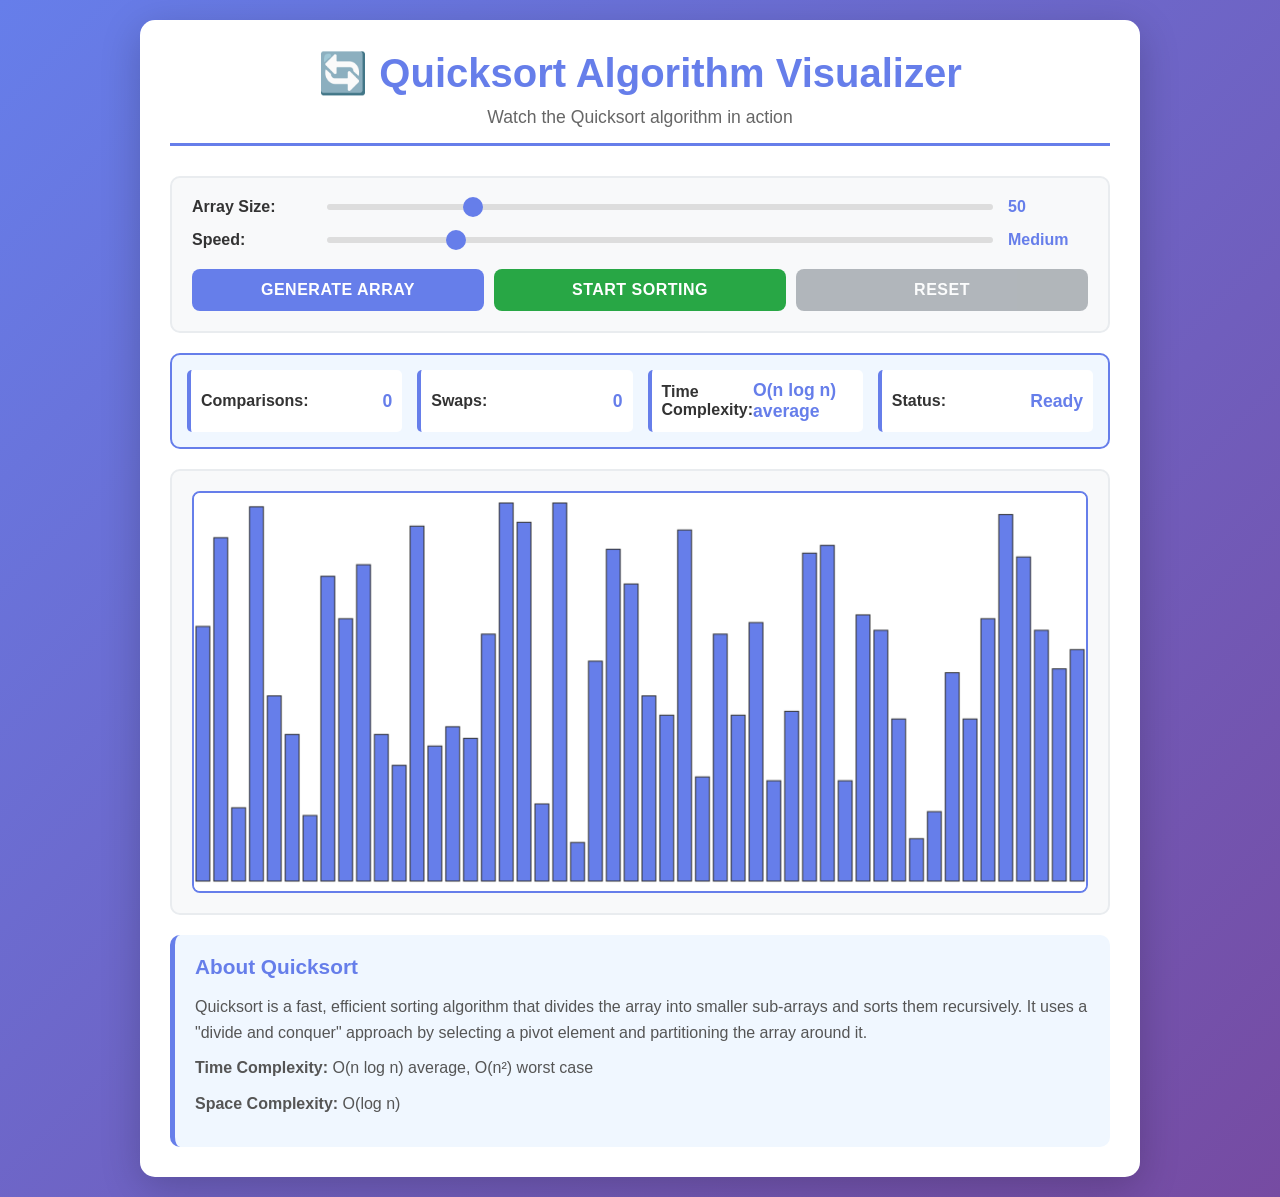
<file: ai-internship-tasks/Quicksort-Visualizer/index.html>
<!DOCTYPE html>
<html lang="en">
<head>
    <!-- Meta tags for character encoding and responsive viewport -->
    <meta charset="UTF-8">
    <meta name="viewport" content="width=device-width, initial-scale=1.0">
    <title>Quicksort Algorithm Visualizer</title>
    <!-- Link to external CSS file -->
    <link rel="stylesheet" href="style.css">
</head>
<body>
    <!-- Main container for the entire application -->
    <div class="container">
        <!-- Header section with title -->
        <header>
            <h1>🔄 Quicksort Algorithm Visualizer</h1>
            <p class="subtitle">Watch the Quicksort algorithm in action</p>
        </header>

        <!-- Control panel section for user interactions -->
        <div class="control-panel">
            <!-- Array size control -->
            <div class="control-group">
                <label for="arraySize">Array Size:</label>
                <input type="range" id="arraySize" min="10" max="200" value="50" class="slider">
                <span id="arraySizeValue">50</span>
            </div>

            <!-- Speed control slider -->
            <div class="control-group">
                <label for="speedControl">Speed:</label>
                <input type="range" id="speedControl" min="10" max="500" value="100" class="slider">
                <span id="speedValue">Medium</span>
            </div>

            <!-- Button group for sorting operations -->
            <div class="button-group">
                <!-- Generate new random array button -->
                <button id="generateBtn" class="btn btn-primary">Generate Array</button>
                <!-- Start sorting button -->
                <button id="startBtn" class="btn btn-success" disabled>Start Sorting</button>
                <!-- Reset to initial state button -->
                <button id="resetBtn" class="btn btn-secondary" disabled>Reset</button>
            </div>
        </div>

        <!-- Information section showing statistics and complexity -->
        <div class="info-section">
            <!-- Display sorting statistics -->
            <div class="stat">
                <span class="stat-label">Comparisons:</span>
                <span id="comparisons" class="stat-value">0</span>
            </div>
            <div class="stat">
                <span class="stat-label">Swaps:</span>
                <span id="swaps" class="stat-value">0</span>
            </div>
            <div class="stat">
                <span class="stat-label">Time Complexity:</span>
                <span id="timeComplexity" class="stat-value">O(n log n) average</span>
            </div>
            <div class="stat">
                <span class="stat-label">Status:</span>
                <span id="status" class="stat-value">Ready</span>
            </div>
        </div>

        <!-- Visualization area where bars are displayed -->
        <div class="visualization">
            <!-- Canvas element is rendered here by JavaScript -->
            <canvas id="canvas"></canvas>
        </div>

        <!-- Information section about the algorithm -->
        <div class="algorithm-info">
            <h3>About Quicksort</h3>
            <p>
                Quicksort is a fast, efficient sorting algorithm that divides the array into smaller sub-arrays
                and sorts them recursively. It uses a "divide and conquer" approach by selecting a pivot element
                and partitioning the array around it.
            </p>
            <p><strong>Time Complexity:</strong> O(n log n) average, O(n²) worst case</p>
            <p><strong>Space Complexity:</strong> O(log n)</p>
        </div>
    </div>

    <!-- Link to external JavaScript file -->
    <script src="script.js"></script>
</body>
</html>
</file>
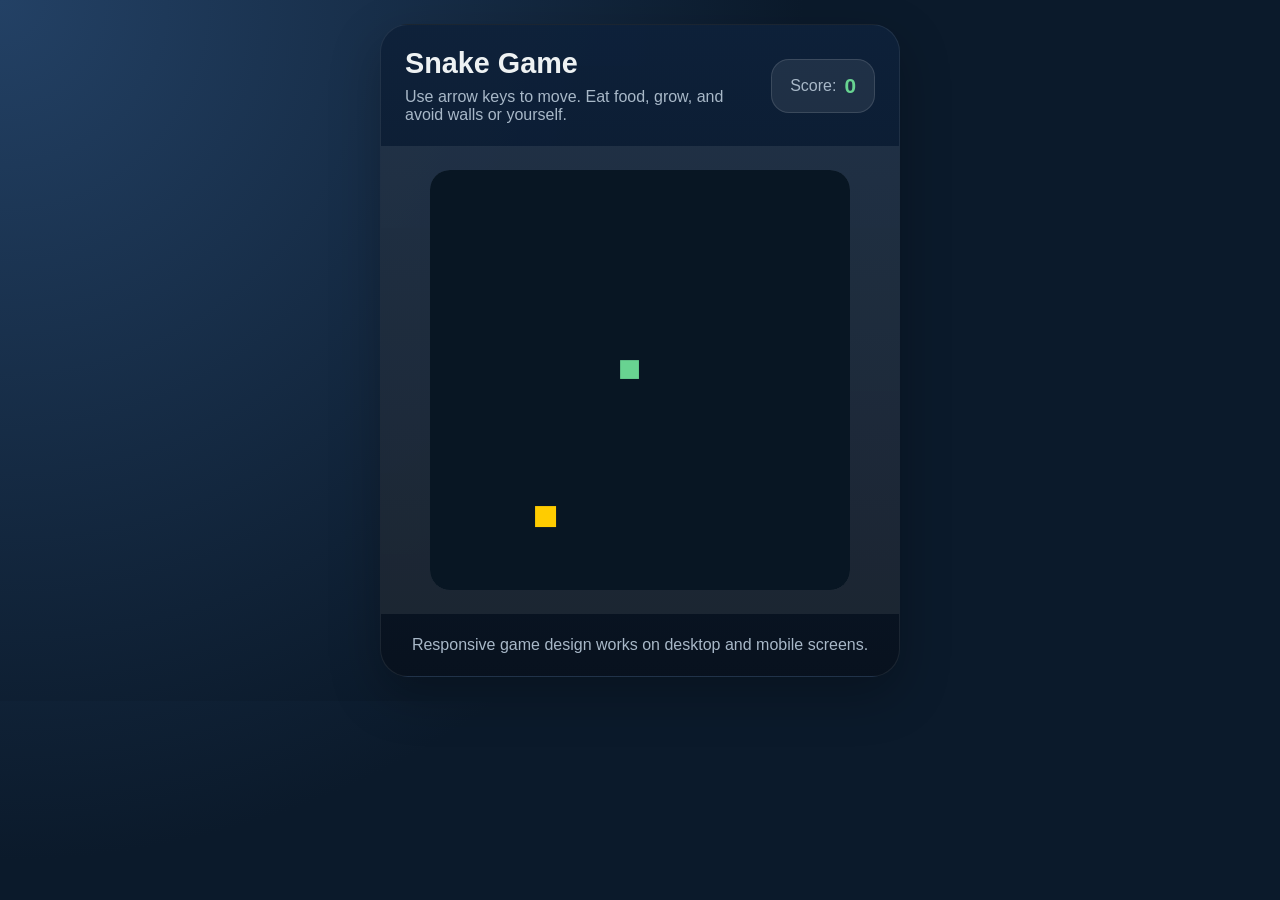
<file: ai-internship-tasks/Snake-Game/index.html>
<!DOCTYPE html>
<html lang="en">
<head>
  <meta charset="UTF-8" />
  <meta name="viewport" content="width=device-width, initial-scale=1.0" />
  <title>Snake Game</title>
  <link rel="stylesheet" href="style.css" />
</head>
<body>
  <div class="game-shell">
    <header class="game-header">
      <div>
        <h1>Snake Game</h1>
        <p>Use arrow keys to move. Eat food, grow, and avoid walls or yourself.</p>
      </div>
      <div class="score-board">
        <span>Score:</span>
        <span id="score">0</span>
      </div>
    </header>

    <main class="game-area">
      <canvas id="gameCanvas" width="400" height="400"></canvas>
      <div class="overlay hidden" id="gameOverScreen">
        <div class="overlay-card">
          <h2>Game Over</h2>
          <p>Your score: <span id="finalScore">0</span></p>
          <button id="restartButton">Restart</button>
        </div>
      </div>
    </main>

    <footer class="game-footer">
      <p>Responsive game design works on desktop and mobile screens.</p>
    </footer>
  </div>

  <script src="script.js"></script>
</body>
</html>
</file>
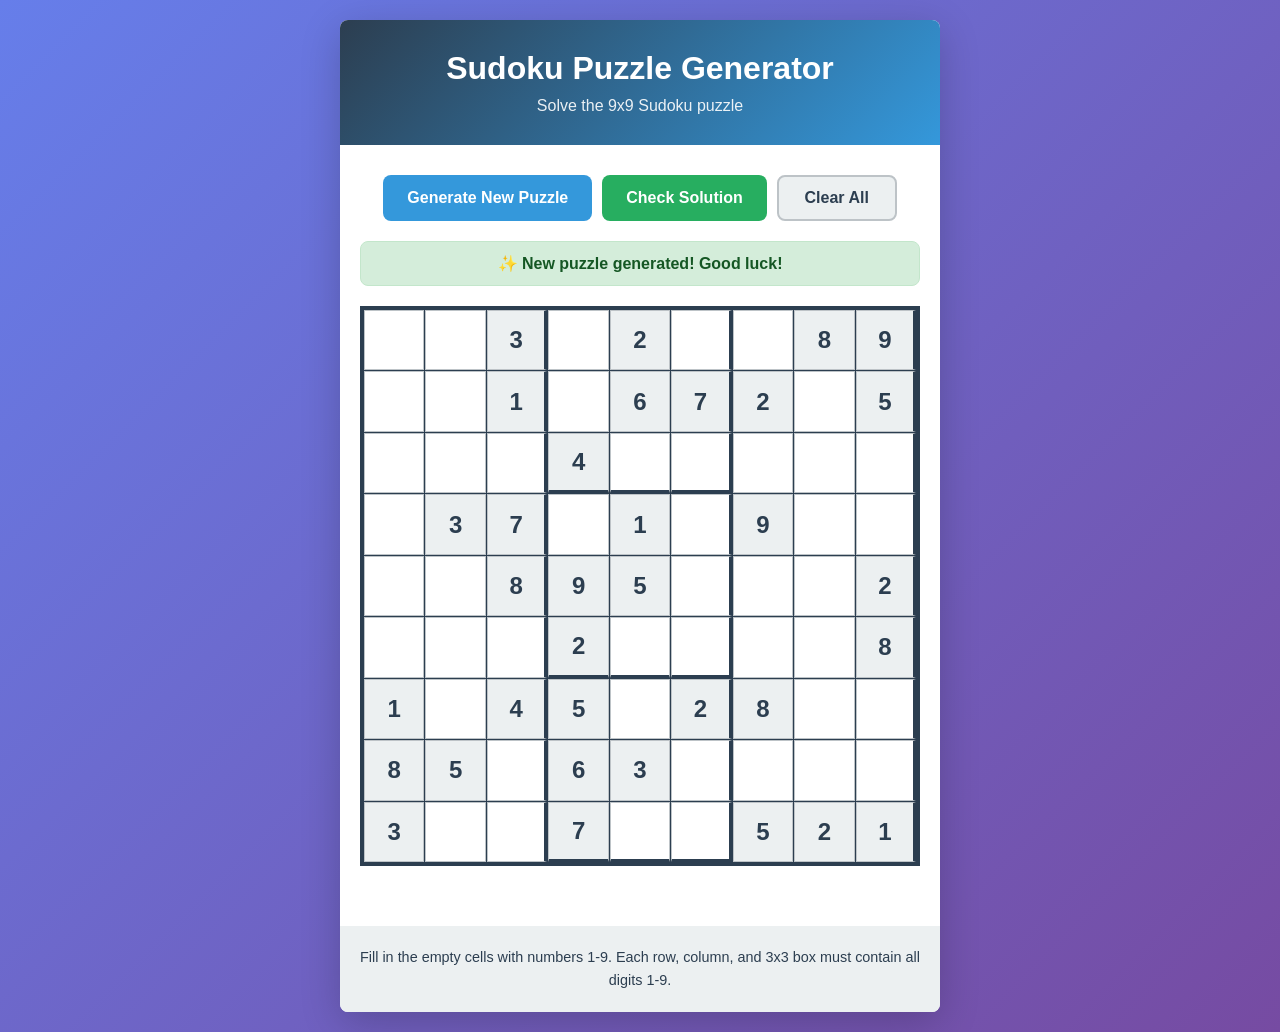
<file: ai-internship-tasks/Sudoku-Puzzle/index.html>
<!DOCTYPE html>
<html lang="en">
<head>
    <!-- Meta tags for character encoding and responsive design -->
    <meta charset="UTF-8">
    <meta name="viewport" content="width=device-width, initial-scale=1.0">
    <title>Sudoku Puzzle Generator</title>
    <!-- Link to external CSS file -->
    <link rel="stylesheet" href="style.css">
</head>
<body>
    <!-- Main container for the entire application -->
    <div class="container">
        <!-- Header section with title -->
        <header class="header">
            <h1>Sudoku Puzzle Generator</h1>
            <p class="subtitle">Solve the 9x9 Sudoku puzzle</p>
        </header>

        <!-- Main content area -->
        <main class="main-content">
            <!-- Buttons section for user interactions -->
            <div class="button-group">
                <button id="newPuzzleBtn" class="btn btn-primary">Generate New Puzzle</button>
                <button id="checkSolutionBtn" class="btn btn-success">Check Solution</button>
                <button id="clearPuzzleBtn" class="btn btn-secondary">Clear All</button>
            </div>

            <!-- Message area to display feedback -->
            <div id="messageArea" class="message-area"></div>

            <!-- The Sudoku grid container -->
            <div class="sudoku-grid" id="sudokuGrid">
                <!-- Grid cells will be generated by JavaScript -->
            </div>
        </main>

        <!-- Footer section -->
        <footer class="footer">
            <p>Fill in the empty cells with numbers 1-9. Each row, column, and 3x3 box must contain all digits 1-9.</p>
        </footer>
    </div>

    <!-- Link to external JavaScript file -->
    <script src="script.js"></script>
</body>
</html>
</file>
<file: ai-internship-tasks/Quicksort-Visualizer/style.css>
/* ============================================
   QUICKSORT VISUALIZER - STYLESHEET
   ============================================ */

/* Reset default browser styles */
* {
    margin: 0;
    padding: 0;
    box-sizing: border-box;
}

/* Body styling - sets background and font */
body {
    font-family: 'Segoe UI', Tahoma, Geneva, Verdana, sans-serif;
    background: linear-gradient(135deg, #667eea 0%, #764ba2 100%);
    min-height: 100vh;
    padding: 20px;
    color: #333;
}

/* Main container - centered and padded */
.container {
    max-width: 1000px;
    margin: 0 auto;
    background: white;
    border-radius: 15px;
    box-shadow: 0 10px 40px rgba(0, 0, 0, 0.2);
    padding: 30px;
    animation: slideIn 0.5s ease-out;
}

/* Animation for page load */
@keyframes slideIn {
    from {
        opacity: 0;
        transform: translateY(20px);
    }
    to {
        opacity: 1;
        transform: translateY(0);
    }
}

/* Header styling */
header {
    text-align: center;
    margin-bottom: 30px;
    border-bottom: 3px solid #667eea;
    padding-bottom: 15px;
}

/* Main heading */
header h1 {
    font-size: 2.5em;
    color: #667eea;
    margin-bottom: 10px;
}

/* Subtitle text */
.subtitle {
    color: #666;
    font-size: 1.1em;
}

/* Control panel - holds all controls */
.control-panel {
    background: #f8f9fa;
    padding: 20px;
    border-radius: 10px;
    margin-bottom: 20px;
    border: 2px solid #e9ecef;
}

/* Individual control group styling */
.control-group {
    display: flex;
    align-items: center;
    gap: 15px;
    margin-bottom: 15px;
    flex-wrap: wrap;
}

/* Label styling */
.control-group label {
    min-width: 120px;
    font-weight: 600;
    color: #333;
}

/* Slider styling */
.slider {
    flex: 1;
    min-width: 150px;
    height: 6px;
    border-radius: 3px;
    background: #ddd;
    outline: none;
    -webkit-appearance: none;
    appearance: none;
    cursor: pointer;
}

/* Slider thumb styling for webkit browsers (Chrome, Safari) */
.slider::-webkit-slider-thumb {
    -webkit-appearance: none;
    appearance: none;
    width: 20px;
    height: 20px;
    border-radius: 50%;
    background: #667eea;
    cursor: pointer;
    transition: background 0.3s;
}

/* Slider thumb hover effect */
.slider::-webkit-slider-thumb:hover {
    background: #764ba2;
}

/* Slider thumb styling for Firefox */
.slider::-moz-range-thumb {
    width: 20px;
    height: 20px;
    border-radius: 50%;
    background: #667eea;
    cursor: pointer;
    border: none;
    transition: background 0.3s;
}

/* Slider thumb hover effect for Firefox */
.slider::-moz-range-thumb:hover {
    background: #764ba2;
}

/* Value display next to sliders */
.control-group span {
    min-width: 80px;
    font-weight: 600;
    color: #667eea;
}

/* Button group - flexbox for horizontal layout */
.button-group {
    display: flex;
    gap: 10px;
    flex-wrap: wrap;
    margin-top: 20px;
}

/* Button styling - base styles for all buttons */
.btn {
    padding: 12px 25px;
    font-size: 1em;
    font-weight: 600;
    border: none;
    border-radius: 8px;
    cursor: pointer;
    transition: all 0.3s ease;
    text-transform: uppercase;
    letter-spacing: 0.5px;
    flex: 1;
    min-width: 120px;
}

/* Primary button (Generate) */
.btn-primary {
    background: #667eea;
    color: white;
}

.btn-primary:hover:not(:disabled) {
    background: #5568d3;
    transform: translateY(-2px);
    box-shadow: 0 5px 15px rgba(102, 126, 234, 0.4);
}

/* Success button (Start Sorting) */
.btn-success {
    background: #28a745;
    color: white;
}

.btn-success:hover:not(:disabled) {
    background: #218838;
    transform: translateY(-2px);
    box-shadow: 0 5px 15px rgba(40, 167, 69, 0.4);
}

/* Secondary button (Reset) */
.btn-secondary {
    background: #6c757d;
    color: white;
}

.btn-secondary:hover:not(:disabled) {
    background: #5a6268;
    transform: translateY(-2px);
    box-shadow: 0 5px 15px rgba(108, 117, 125, 0.4);
}

/* Disabled button state */
.btn:disabled {
    opacity: 0.5;
    cursor: not-allowed;
}

/* Information section - displays statistics */
.info-section {
    display: grid;
    grid-template-columns: repeat(auto-fit, minmax(200px, 1fr));
    gap: 15px;
    margin-bottom: 20px;
    padding: 15px;
    background: #f0f7ff;
    border-radius: 10px;
    border: 2px solid #667eea;
}

/* Individual stat styling */
.stat {
    display: flex;
    justify-content: space-between;
    align-items: center;
    padding: 10px;
    background: white;
    border-radius: 5px;
    border-left: 4px solid #667eea;
}

/* Stat label */
.stat-label {
    font-weight: 600;
    color: #333;
}

/* Stat value - displayed in different color */
.stat-value {
    font-weight: 700;
    color: #667eea;
    font-size: 1.1em;
}

/* Visualization area - canvas container */
.visualization {
    background: #f8f9fa;
    border: 2px solid #e9ecef;
    border-radius: 10px;
    padding: 20px;
    margin-bottom: 20px;
    display: flex;
    justify-content: center;
    align-items: center;
    min-height: 400px;
}

/* Canvas styling */
#canvas {
    border: 2px solid #667eea;
    border-radius: 8px;
    background: white;
    display: block;
    max-width: 100%;
    height: auto;
}

/* Algorithm information section */
.algorithm-info {
    background: #f0f7ff;
    padding: 20px;
    border-radius: 10px;
    border-left: 5px solid #667eea;
}

/* Algorithm info heading */
.algorithm-info h3 {
    color: #667eea;
    margin-bottom: 15px;
    font-size: 1.3em;
}

/* Algorithm info paragraphs */
.algorithm-info p {
    color: #555;
    line-height: 1.6;
    margin-bottom: 10px;
}

/* ============================================
   RESPONSIVE DESIGN - MOBILE OPTIMIZATION
   ============================================ */

/* Tablet devices (screens smaller than 768px) */
@media (max-width: 768px) {
    .container {
        padding: 20px;
    }

    header h1 {
        font-size: 1.8em;
    }

    .control-group {
        flex-direction: column;
        align-items: flex-start;
    }

    .control-group label {
        min-width: auto;
    }

    .slider {
        width: 100%;
        min-width: auto;
    }

    .button-group {
        flex-direction: column;
    }

    .btn {
        width: 100%;
        min-width: auto;
    }

    .info-section {
        grid-template-columns: repeat(auto-fit, minmax(150px, 1fr));
    }

    .visualization {
        min-height: 300px;
    }
}

/* Mobile devices (screens smaller than 480px) */
@media (max-width: 480px) {
    body {
        padding: 10px;
    }

    .container {
        padding: 15px;
        border-radius: 10px;
    }

    header h1 {
        font-size: 1.5em;
    }

    .subtitle {
        font-size: 0.9em;
    }

    .control-panel {
        padding: 15px;
    }

    .control-group span {
        min-width: 60px;
    }

    .info-section {
        grid-template-columns: 1fr;
    }

    .visualization {
        min-height: 250px;
        padding: 10px;
    }

    .algorithm-info h3 {
        font-size: 1.1em;
    }

    .algorithm-info p {
        font-size: 0.9em;
    }
}
</file>
<file: ai-internship-tasks/Snake-Game/style.css>
:root {
  --bg: #0b1a2b;
  --panel: rgba(255, 255, 255, 0.08);
  --panel-strong: rgba(255, 255, 255, 0.14);
  --text: #eef2f3;
  --text-muted: #a8b8c8;
  --accent: #68d391;
  --accent-2: #82c7ff;
  --danger: #ff6b81;
  --shadow: 0 18px 50px rgba(0, 0, 0, 0.25);
}

* {
  box-sizing: border-box;
}

html, body {
  margin: 0;
  min-height: 100%;
  font-family: "Segoe UI", Tahoma, Geneva, Verdana, sans-serif;
  background: radial-gradient(circle at top left, #234165 0%, #0b1a2b 55%);
  color: var(--text);
}

body {
  display: flex;
  align-items: center;
  justify-content: center;
  padding: 24px;
}

.game-shell {
  width: min(100%, 520px);
  background: linear-gradient(180deg, rgba(14, 33, 58, 0.95), rgba(8, 18, 30, 0.98));
  border: 1px solid rgba(255, 255, 255, 0.08);
  border-radius: 28px;
  box-shadow: var(--shadow);
  overflow: hidden;
}

.game-header,
.game-footer {
  padding: 22px 24px;
}

.game-header {
  display: flex;
  justify-content: space-between;
  gap: 18px;
  align-items: center;
}

.game-header h1 {
  margin: 0 0 8px;
  font-size: 1.8rem;
}

.game-header p {
  margin: 0;
  color: var(--text-muted);
}

.score-board {
  display: inline-flex;
  gap: 8px;
  align-items: center;
  padding: 14px 18px;
  border-radius: 18px;
  background: rgba(255, 255, 255, 0.08);
  border: 1px solid rgba(255, 255, 255, 0.12);
}

.score-board span:first-child {
  color: var(--text-muted);
}

.score-board span:last-child {
  font-size: 1.3rem;
  font-weight: 700;
  color: var(--accent);
}

.game-area {
  position: relative;
  background: var(--panel);
  padding: 24px;
  display: grid;
  place-items: center;
}

#gameCanvas {
  width: 100%;
  max-width: 420px;
  aspect-ratio: 1;
  border-radius: 20px;
  background: linear-gradient(135deg, rgba(255, 255, 255, 0.04), rgba(255, 255, 255, 0.08));
  box-shadow: inset 0 0 0 1px rgba(255, 255, 255, 0.06);
}

.overlay {
  position: absolute;
  inset: 0;
  display: grid;
  place-items: center;
  background: rgba(0, 0, 0, 0.55);
  transition: opacity 0.25s ease;
}

.overlay.hidden {
  opacity: 0;
  visibility: hidden;
}

.overlay-card {
  min-width: 260px;
  padding: 28px 26px;
  border-radius: 24px;
  background: rgba(12, 23, 39, 0.96);
  border: 1px solid rgba(255, 255, 255, 0.12);
  text-align: center;
}

.overlay-card h2 {
  margin: 0 0 12px;
  font-size: 1.6rem;
}

.overlay-card p {
  margin: 0 0 24px;
  color: var(--text-muted);
}

button {
  cursor: pointer;
  border: none;
  border-radius: 999px;
  padding: 14px 22px;
  font-size: 1rem;
  font-weight: 700;
  color: #fff;
  background: linear-gradient(135deg, var(--accent), var(--accent-2));
  box-shadow: 0 14px 25px rgba(14, 62, 114, 0.32);
}

button:hover {
  transform: translateY(-1px);
}

.game-footer p {
  margin: 0;
  color: var(--text-muted);
  text-align: center;
}

@media (max-width: 520px) {
  body {
    padding: 16px;
  }

  .game-header,
  .game-footer,
  .game-area {
    padding: 18px;
  }

  .game-header {
    flex-direction: column;
    align-items: flex-start;
  }

  .score-board {
    width: 100%;
    justify-content: space-between;
  }
}
</file>
<file: ai-internship-tasks/Sudoku-Puzzle/style.css>
/* ============================================
   SUDOKU PUZZLE GENERATOR - CSS
   ============================================ */

/* Root styles - define color variables for the entire application */
:root {
    /* Primary colors used throughout the app */
    --primary-color: #2c3e50;
    --secondary-color: #3498db;
    --success-color: #27ae60;
    --error-color: #e74c3c;
    --warning-color: #f39c12;
    --light-bg: #ecf0f1;
    --border-color: #bdc3c7;
    --text-color: #2c3e50;
    
    /* Border radius for rounded corners */
    --border-radius: 8px;
}

/* Universal reset and base styles */
* {
    margin: 0;
    padding: 0;
    box-sizing: border-box; /* Include padding and border in element width/height */
}

/* Body and general page styling */
body {
    font-family: 'Segoe UI', Tahoma, Geneva, Verdana, sans-serif;
    background: linear-gradient(135deg, #667eea 0%, #764ba2 100%);
    min-height: 100vh; /* Full viewport height */
    padding: 20px;
    color: var(--text-color);
}

/* Container - wraps all content */
.container {
    max-width: 600px;
    margin: 0 auto; /* Center horizontally */
    background: white;
    border-radius: var(--border-radius);
    box-shadow: 0 10px 40px rgba(0, 0, 0, 0.2); /* Subtle shadow */
    overflow: hidden;
}

/* Header styling */
.header {
    background: linear-gradient(135deg, var(--primary-color), var(--secondary-color));
    color: white;
    padding: 30px 20px;
    text-align: center;
}

.header h1 {
    font-size: 2rem;
    margin-bottom: 10px;
}

.subtitle {
    font-size: 1rem;
    opacity: 0.9;
}

/* Main content area */
.main-content {
    padding: 30px 20px;
}

/* Button group container */
.button-group {
    display: flex;
    gap: 10px;
    margin-bottom: 20px;
    flex-wrap: wrap; /* Allow buttons to wrap on smaller screens */
    justify-content: center;
}

/* Button styling - base styles */
.btn {
    padding: 12px 24px;
    border: none;
    border-radius: var(--border-radius);
    font-size: 1rem;
    cursor: pointer;
    transition: all 0.3s ease; /* Smooth animation on hover */
    font-weight: 600;
    min-width: 120px;
}

/* Primary button style */
.btn-primary {
    background-color: var(--secondary-color);
    color: white;
}

.btn-primary:hover {
    background-color: #2980b9;
    transform: translateY(-2px); /* Lift effect on hover */
    box-shadow: 0 5px 15px rgba(52, 152, 219, 0.3);
}

/* Success button style (Check Solution) */
.btn-success {
    background-color: var(--success-color);
    color: white;
}

.btn-success:hover {
    background-color: #229954;
    transform: translateY(-2px);
    box-shadow: 0 5px 15px rgba(39, 174, 96, 0.3);
}

/* Secondary button style (Clear) */
.btn-secondary {
    background-color: var(--light-bg);
    color: var(--text-color);
    border: 2px solid var(--border-color);
}

.btn-secondary:hover {
    background-color: var(--border-color);
    transform: translateY(-2px);
}

/* Disabled button state */
.btn:disabled {
    opacity: 0.6;
    cursor: not-allowed;
    transform: none;
}

/* Message area for feedback */
.message-area {
    min-height: 40px;
    margin-bottom: 20px;
    padding: 12px;
    border-radius: var(--border-radius);
    display: none; /* Hidden by default */
    text-align: center;
    font-weight: 600;
    animation: slideDown 0.3s ease;
}

/* Show message */
.message-area.show {
    display: block;
}

/* Success message styling */
.message-area.success {
    background-color: #d4edda;
    color: #155724;
    border: 1px solid #c3e6cb;
}

/* Error message styling */
.message-area.error {
    background-color: #f8d7da;
    color: #721c24;
    border: 1px solid #f5c6cb;
}

/* Warning message styling */
.message-area.warning {
    background-color: #fff3cd;
    color: #856404;
    border: 1px solid #ffeaa7;
}

/* Sudoku grid container - main puzzle display */
.sudoku-grid {
    display: grid;
    grid-template-columns: repeat(9, 1fr); /* 9 equal columns */
    gap: 1px;
    background-color: var(--primary-color); /* Grid lines color */
    padding: 1px;
    margin-bottom: 30px;
    border: 3px solid var(--primary-color);
}

/* Individual Sudoku cell styling */
.sudoku-cell {
    aspect-ratio: 1; /* Square cells */
    background-color: white;
    border: 1px solid var(--border-color);
    font-size: 1.5rem;
    font-weight: 700;
    text-align: center;
    display: flex;
    align-items: center;
    justify-content: center;
    cursor: pointer;
    transition: all 0.2s ease;
    color: var(--text-color);
}

/* Thicker borders for 3x3 box divisions */
.sudoku-cell:nth-child(3n) {
    border-right: 3px solid var(--primary-color);
}

.sudoku-cell:nth-child(n + 22):nth-child(-n + 24),
.sudoku-cell:nth-child(n + 49):nth-child(-n + 51),
.sudoku-cell:nth-child(n + 76):nth-child(-n + 78) {
    border-bottom: 3px solid var(--primary-color);
}

/* Cell that is read-only (given clue) */
.sudoku-cell.given {
    background-color: var(--light-bg);
    color: var(--primary-color);
    font-weight: 800;
    cursor: not-allowed;
}

/* Cell hover effect */
.sudoku-cell:hover:not(.given) {
    background-color: #ecf0f1;
    box-shadow: inset 0 0 5px rgba(52, 152, 219, 0.2);
}

/* Cell input styling */
.sudoku-cell input {
    width: 100%;
    height: 100%;
    border: none;
    text-align: center;
    font-size: 1.5rem;
    font-weight: 700;
    background: transparent;
    color: var(--secondary-color);
    outline: none;
    padding: 0;
}

/* Input focus effect */
.sudoku-cell input:focus {
    box-shadow: inset 0 0 8px rgba(52, 152, 219, 0.4);
}

/* Cell with wrong value - highlighted in red */
.sudoku-cell.wrong {
    background-color: #fadbd8;
    box-shadow: inset 0 0 0 2px var(--error-color);
}

.sudoku-cell.wrong input {
    color: var(--error-color);
}

/* Cell selected/focused */
.sudoku-cell.selected input {
    background-color: #d6eaf8;
    box-shadow: inset 0 0 8px rgba(52, 152, 219, 0.5);
}

/* Footer styling */
.footer {
    background-color: var(--light-bg);
    padding: 20px;
    text-align: center;
    color: var(--text-color);
    font-size: 0.9rem;
    line-height: 1.6;
}

/* Animation for message appearance */
@keyframes slideDown {
    from {
        opacity: 0;
        transform: translateY(-10px);
    }
    to {
        opacity: 1;
        transform: translateY(0);
    }
}

/* ============================================
   MOBILE RESPONSIVENESS
   ============================================ */

/* Tablets and smaller devices */
@media (max-width: 768px) {
    body {
        padding: 10px;
    }

    .header h1 {
        font-size: 1.5rem;
    }

    .subtitle {
        font-size: 0.9rem;
    }

    .main-content {
        padding: 20px 15px;
    }

    /* Stack buttons on mobile */
    .button-group {
        gap: 8px;
    }

    .btn {
        padding: 10px 16px;
        font-size: 0.9rem;
        min-width: 100px;
        flex: 1; /* Equal width */
    }

    .sudoku-cell {
        font-size: 1.2rem;
    }

    .footer {
        font-size: 0.85rem;
        padding: 15px;
    }
}

/* Small phones */
@media (max-width: 480px) {
    .container {
        border-radius: 4px;
        box-shadow: 0 5px 20px rgba(0, 0, 0, 0.15);
    }

    .header {
        padding: 20px 15px;
    }

    .header h1 {
        font-size: 1.3rem;
    }

    .subtitle {
        font-size: 0.8rem;
    }

    .main-content {
        padding: 15px 10px;
    }

    .button-group {
        flex-direction: column;
        gap: 8px;
    }

    .btn {
        width: 100%;
        padding: 12px;
        font-size: 1rem;
        min-width: unset;
    }

    .sudoku-cell {
        font-size: 1rem;
    }

    .sudoku-cell input {
        font-size: 1rem;
    }

    .message-area {
        font-size: 0.9rem;
        min-height: 35px;
        padding: 10px;
    }
}
</file>
